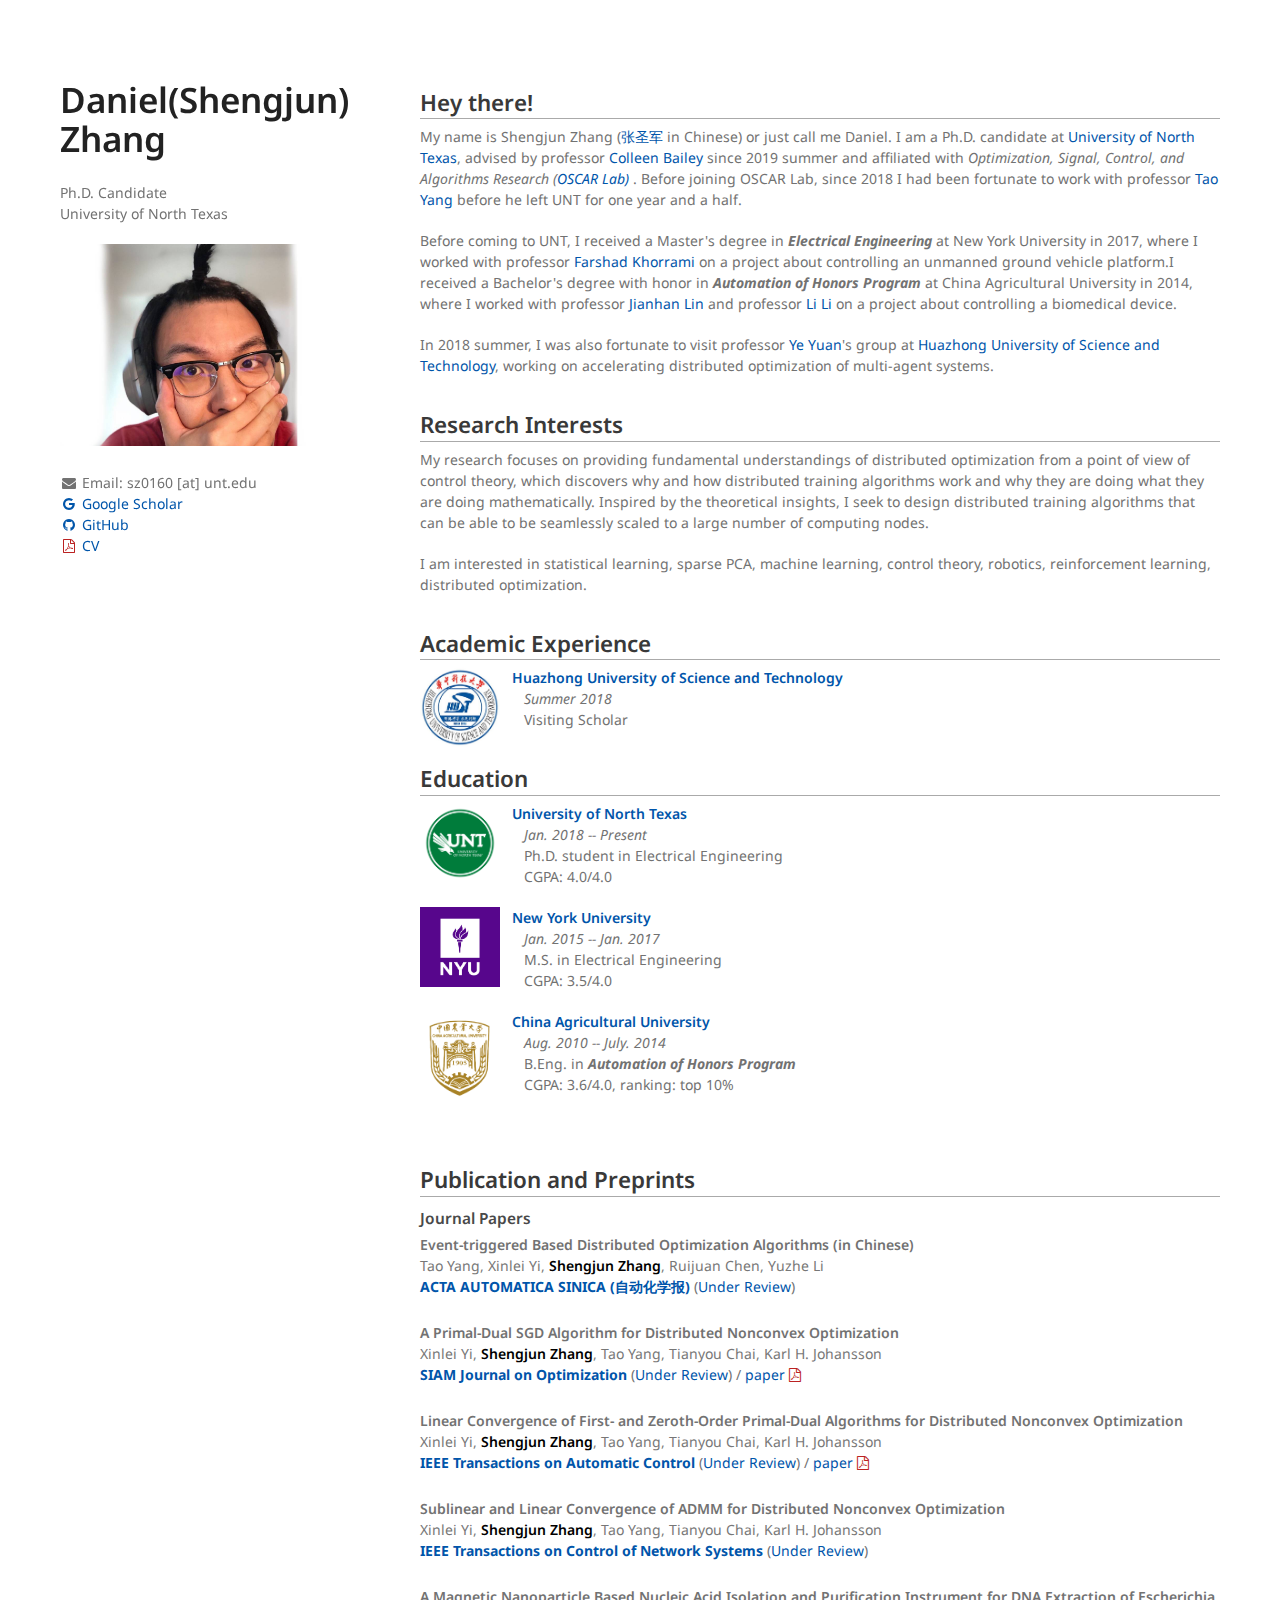
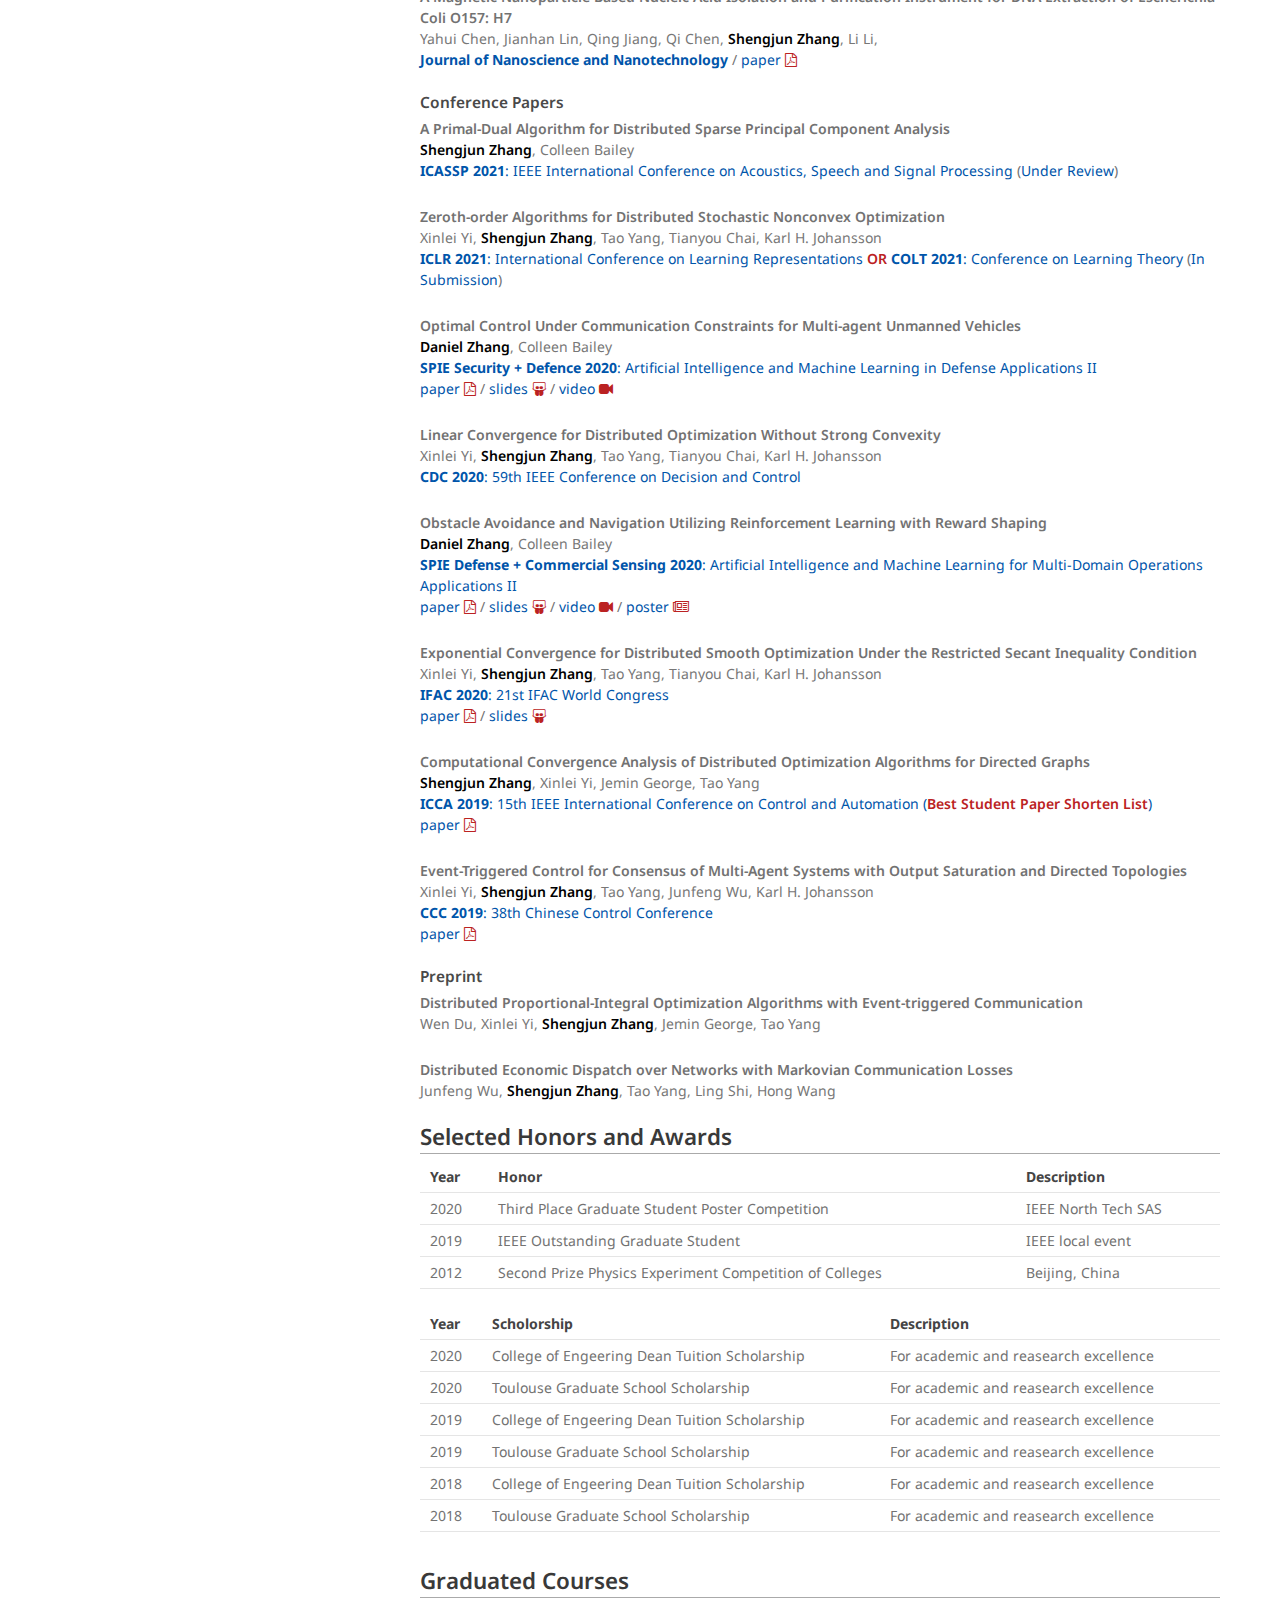
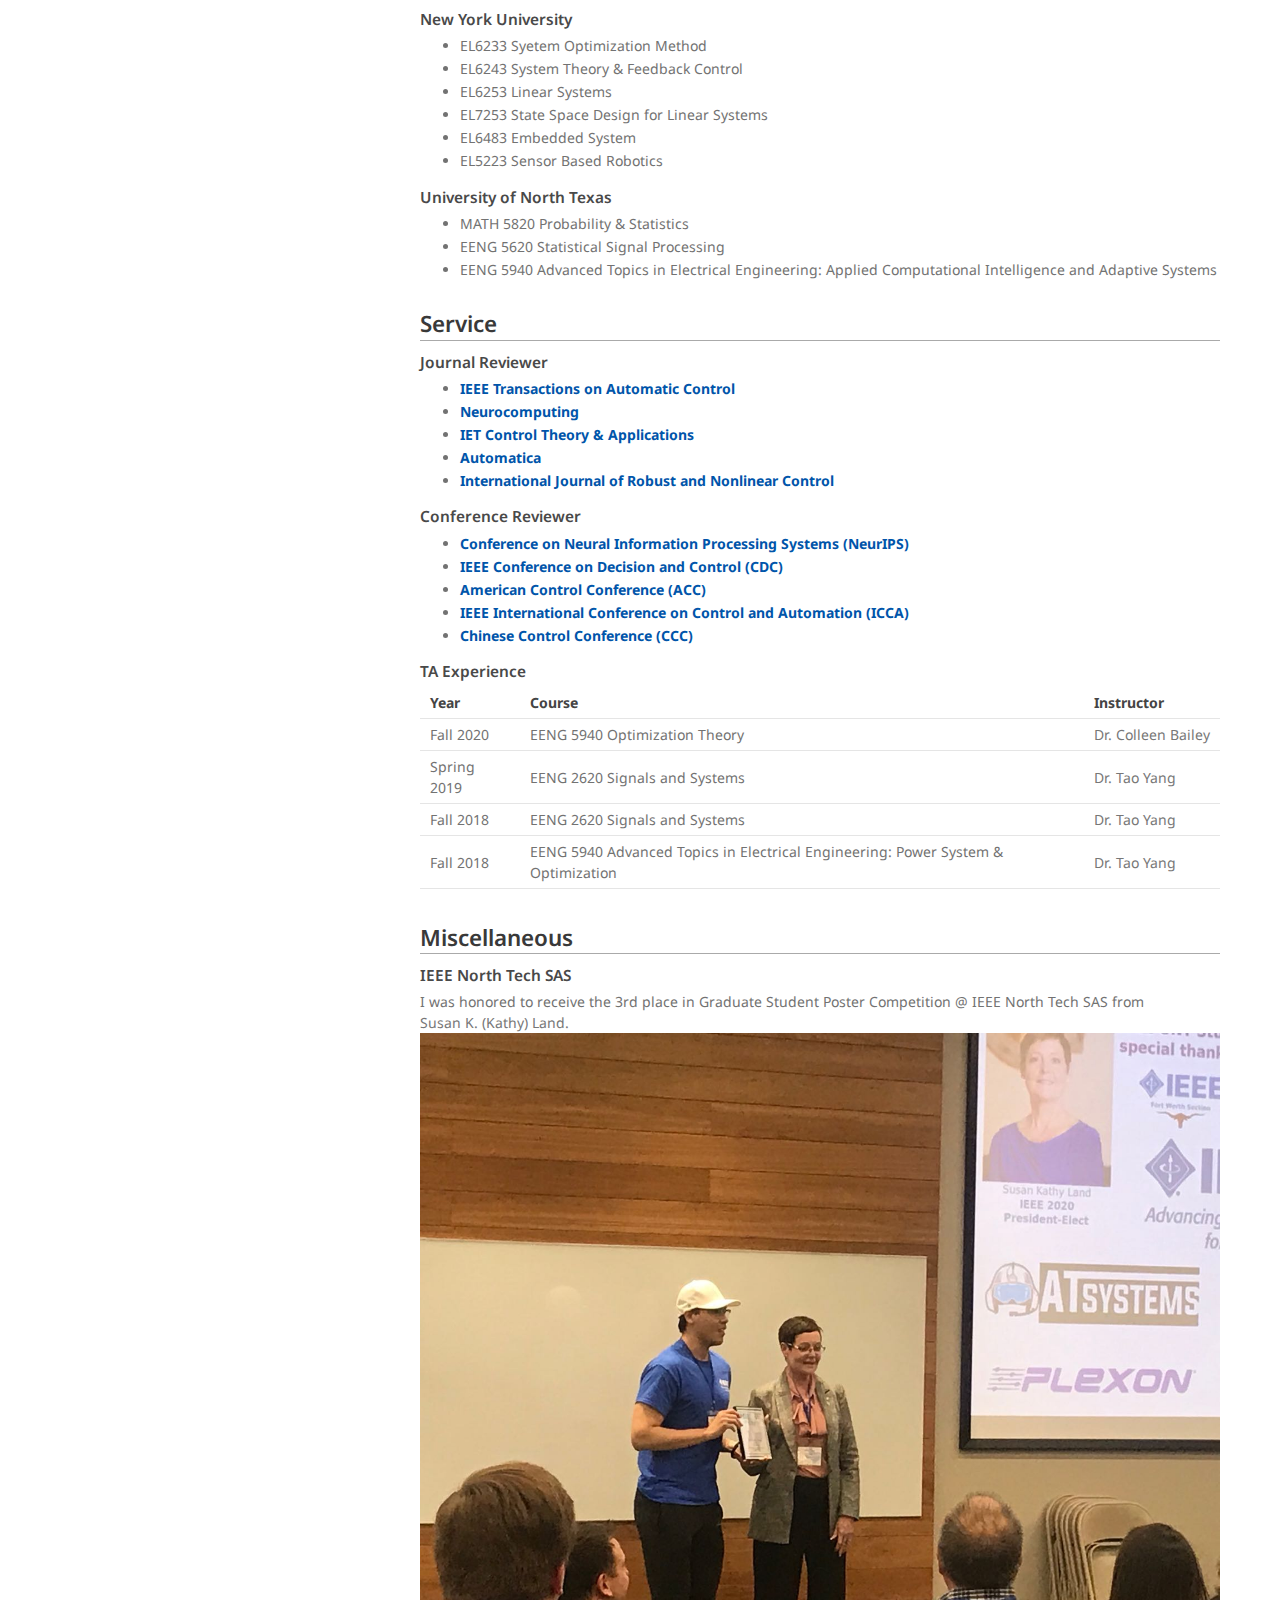
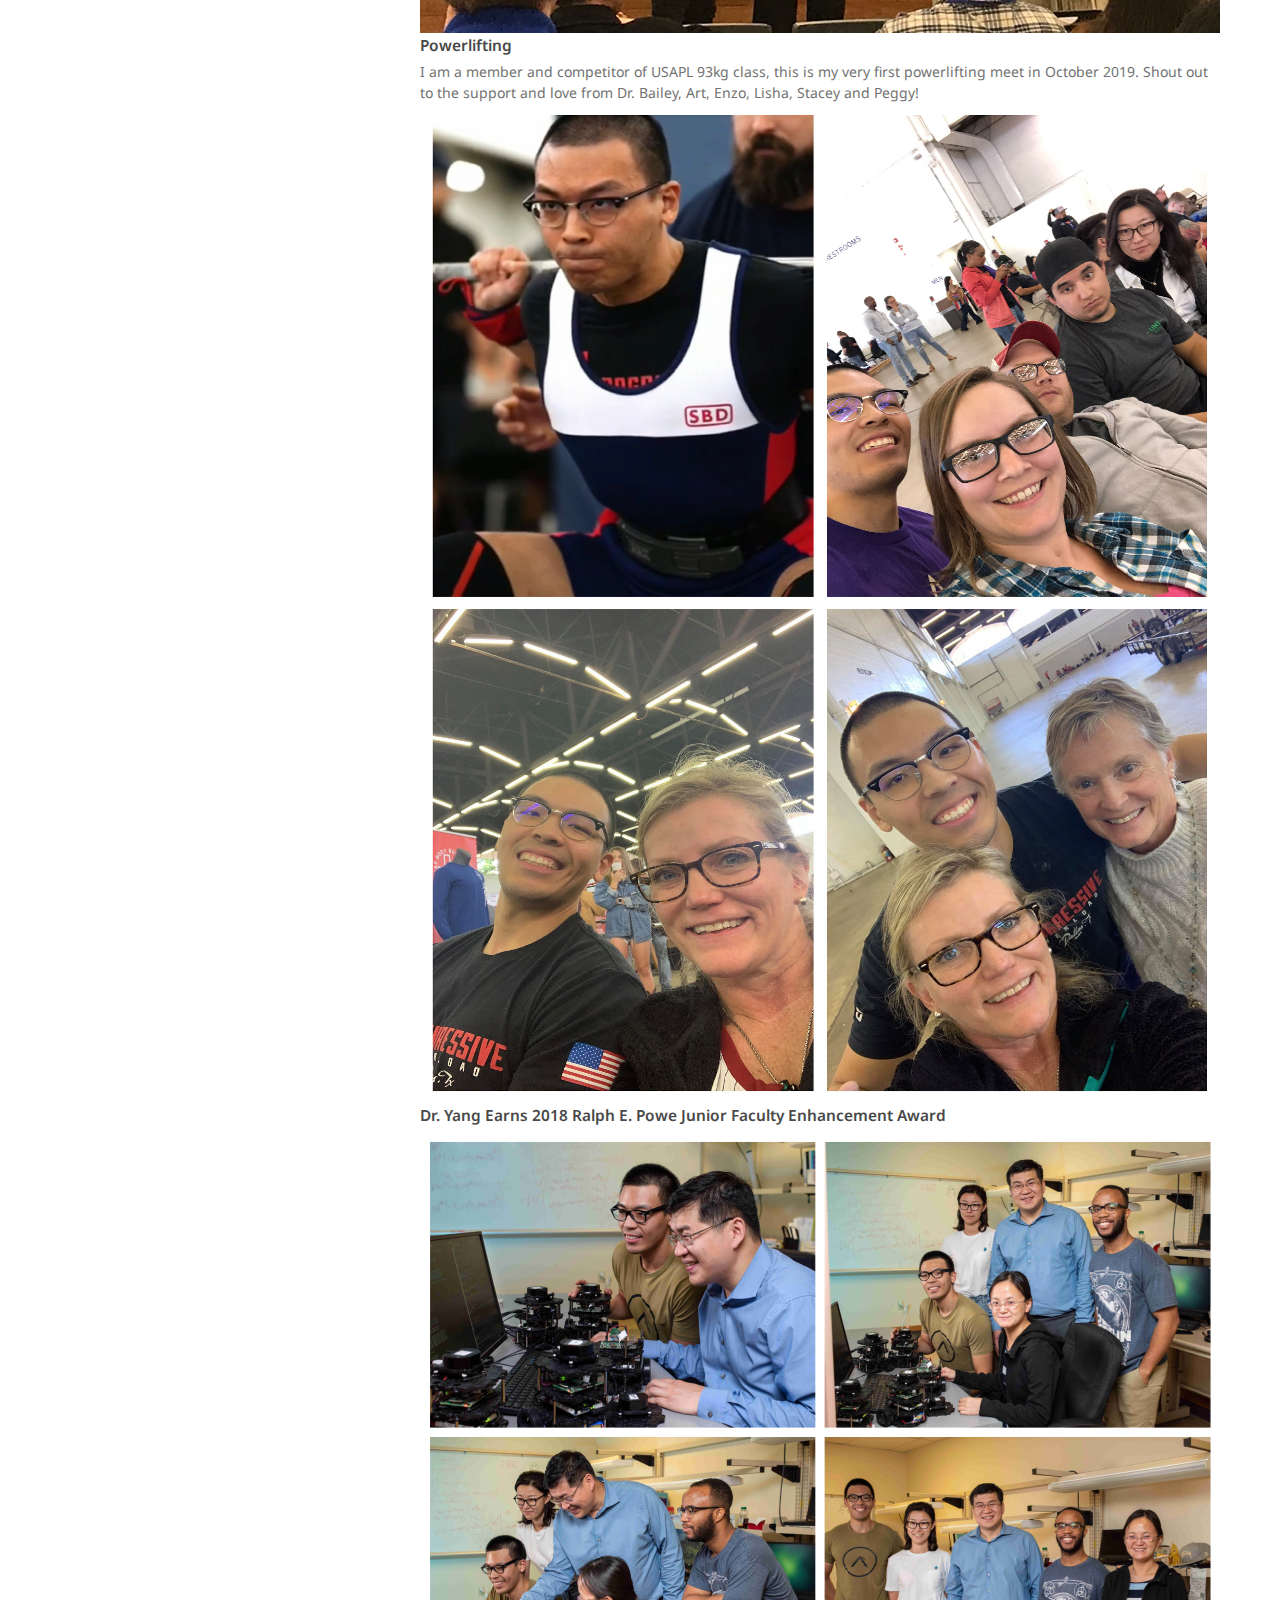
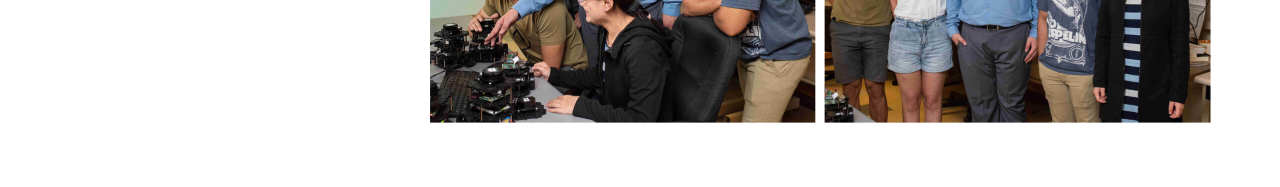
<file: index.html>
<!DOCTYPE html>
<html><head><meta http-equiv="Content-Type" content="text/html; charset=UTF-8">
    <!-- <link rel="shortcut icon" type="image/x-ico" href="./Daniel&#39;s Homepage_files/icon.ico"> -->
    <link rel="shortcut icon" type="image/x-ico" href="icon.ico">
    <meta http-equiv="X-UA-Compatible" content="chrome=1">
    <title>Daniel's Homepage</title>
    <!-- <link href="./Daniel&#39;s Homepage_files/font-awesome.min.css" rel="stylesheet"> -->
    <link rel="stylesheet" href="//maxcdn.bootstrapcdn.com/font-awesome/4.3.0/css/font-awesome.min.css">
    <link href="./Daniel&#39;s Homepage_files/css" rel="stylesheet">
    <link rel="stylesheet" href="./Daniel&#39;s Homepage_files/styles_new.css">
    <link rel="stylesheet" href="./Daniel&#39;s Homepage_files/special.css">
    <link rel="stylesheet" href="./Daniel&#39;s Homepage_files/pygment_trac.css">
    <!-- <link rel="stylesheet" href="stylesheets/bootstrap.min.css"> -->
    <meta name="viewport" content="width=device-width">
    <!--[if lt IE 9]>
    <script src="//html5shiv.googlecode.com/svn/trunk/html5.js"></script>
    <![endif]-->
  </head>
  <body data-gr-c-s-loaded="true">
    <div class="wrapper">
      <header>
        <h1>Daniel(Shengjun) Zhang</h1>
        <p>Ph.D. Candidate<br>University of North Texas</p>
        <img src="./Daniel&#39;s Homepage_files/daniel_2.jpg" alt="profile">
        <br><br>
       <!--  <i class="fa fa-fw fa-map-marker"></i> Frisco, TX 75035<br> -->
        <i class="fa fa-fw fa-envelope"></i> Email: sz0160 [at] unt.edu<br>
        <a href="https://scholar.google.com/citations?user=qEsSMZkAAAAJ&hl=en/"><i class="fa fa-fw fa-google"></i> Google Scholar</a><br>
        <a href="https://github.com/ShengjunZhang"><i class="fa fa-fw fa-github"></i> GitHub</a><br>
        <p><a href="./Daniel&#39;s Homepage_files/pdf/cv.pdf"><span class="highlight"><i class="fa fa-fw fa-file-pdf-o"></i></span> CV</a></p><br>

      </header>
      <section>
        <h2>Hey there!</h2>
        <p>My name is Shengjun Zhang (<a href="https://chinese.yabla.com/chinese-pinyin-chart.php">张圣军</a> in Chinese) or just call me Daniel. I am a Ph.D. candidate at <a href="https://www.unt.edu/">University of North Texas</a>, advised by professor <a href="https://electrical.engineering.unt.edu/people/colleen-bailey">Colleen Bailey</a> since 2019 summer and affiliated with <i>Optimization, Signal, Control, and Algorithms Research (<a href="https://electrical.engineering.unt.edu/research/labs">OSCAR Lab)</a> </i>. Before joining OSCAR Lab, since 2018 I had been fortunate to work with professor <a href="https://tyang1188.github.io/">Tao Yang</a> before he left UNT for one year and a half.</p>

        <p>Before coming to UNT, I received a Master's degree in <i><b>Electrical Engineering</b></i> at New York University in 2017, where I worked with professor <a href="https://engineering.nyu.edu/faculty/farshad-khorrami">Farshad Khorrami</a> on a project about controlling an unmanned ground vehicle platform.I received a Bachelor's degree with honor in <i><b>Automation of Honors Program</b></i> at China Agricultural University in 2014, where I worked with professor <a href="http://faculty.cau.edu.cn/xxdqxy/ljh_en_6333/list.htm">Jianhan Lin</a> and professor <a href="http://faculty.cau.edu.cn/xxdqxy/ll_7519/list.htm">Li Li</a> on a project about controlling a biomedical device.</p>

         <p>In 2018 summer, I was also fortunate to visit professor <a href="https://yy311.github.io/bio.html">Ye Yuan</a>'s group at <a href="http://aia.hust.edu.cn/">Huazhong University of Science and Technology</a>, working on accelerating distributed optimization of multi-agent systems.</p>

        <h2>Research Interests</h2>
        <p> My research focuses on providing fundamental understandings of distributed optimization from a point of view of control theory, which discovers why and how distributed training algorithms work and why they are doing what they are doing mathematically. Inspired by the theoretical insights, I seek to design distributed training algorithms that can be able to be seamlessly scaled to a large number of computing nodes.</p>

        <p>I am interested in statistical learning, sparse PCA, machine learning, control theory, robotics, reinforcement learning, distributed optimization.</p> 
        <!-- <p>The long-term goal of my research is to develop and analyze efficient training algorithms that easily lend themselves to distributed implementations and are robust to system variability (such as unpredictable node slowdown and communication delays).</p> -->


        <h2>Academic Experience</h2>
        <div class="media">
            <span class="pull-left"><img src="./Daniel&#39;s Homepage_files/hust.png" width="80px" height="80px"></span>
            <div class="media-body">
                <p><strong>&nbsp;&nbsp; <a href="http://aia.hust.edu.cn/">Huazhong University of Science and Technology</a></strong>
                  <br>&nbsp;&nbsp;&nbsp;&nbsp;&nbsp; <i>Summer 2018</i>
                  <br>&nbsp;&nbsp;&nbsp;&nbsp;&nbsp; Visiting Scholar
                </p>
            </div>  
        </div>
       <!-- <ul>
        <li>[May 19] Awarded Qualcomm Innovation Fellowship!</li>
        <li>[May 19] Start my internship at Facebook AI Research, working with Michael Rabbat and Nicolas Ballas.</li>
        <li>[April 19] Present our research proposal at Qualcomm Innovation Fellowship Finalists' Day.</li>
        <li>[April 19] Present <a href="https://arxiv.org/abs/1810.08313">AdaComm</a> at SysML 2019.</li>
        <li>[Jan 19] One paper has been accpeted to SysML 2019!</li>
        <li>[Nov 18] Invited talk (cooperative SGD) at CMU distributed optimization reading group.</li>
        <li>[Oct 18] One paper has been accpeted to Systems for ML workshop at NeurIPS 2018.</li>
        </ul> -->

<!--         <h2>Industrial Experiences</h2>
        <div class="media">
            <div class="media-body">
                <span class="pull-left"><img src="./Daniel&#39;s Homepage_files/google.png" width="85px" height="85px"></span>
                <p><strong>&nbsp;&nbsp; Google Research</strong>
                  <br>&nbsp;&nbsp;&nbsp;&nbsp;&nbsp; Research Intern, <i>Summer 2020</i>
                  <br>&nbsp;&nbsp;&nbsp;&nbsp;&nbsp; Mentor(s): Zachary Garrett, Zheng Xu
                  <br>&nbsp;&nbsp;&nbsp;&nbsp;&nbsp; Project: Federated Learning</p>
            </div>  
        </div>
        <div class="media">
            <div class="media-body">
                <span class="pull-left"><img src="./Daniel&#39;s Homepage_files/fb.png" width="85px" height="85px"></span>
                <p><strong>&nbsp;&nbsp; Facebook AI Research</strong>
                  <br>&nbsp;&nbsp;&nbsp;&nbsp;&nbsp; Research Intern, <i>Summer 2019</i>
                  <br>&nbsp;&nbsp;&nbsp;&nbsp;&nbsp; Mentor(s): Michael Rabbat, Nicolas Ballas
                  <br>&nbsp;&nbsp;&nbsp;&nbsp;&nbsp; Project: Communication-efficient Distributed Deep Learning</p>
            </div>  
        </div> -->
<!--         <div class="media">
            <div class="media-body">
                <p><strong>Carnegine Mellon University</strong>, Fall 2017 -- Present
                  <br>Research Assistant
                  <br>Project: System-aware and Data-aware Distributed Machine Learning</p>
            </div>  
        </div> -->

        <h2>Education</h2>
        <div class="media">
            <span class="pull-left"><img src="./Daniel&#39;s Homepage_files/unt.png" width="80px" height="80px"></span>
            <div class="media-body">
                <p><strong>&nbsp;&nbsp; <a href="https://www.unt.edu/">University of North Texas</a></strong>
                  <br>&nbsp;&nbsp;&nbsp;&nbsp;&nbsp; <i>Jan. 2018 -- Present</i>
                  <br>&nbsp;&nbsp;&nbsp;&nbsp;&nbsp; Ph.D. student in Electrical Engineering
                  <br>&nbsp;&nbsp;&nbsp;&nbsp;&nbsp; CGPA: 4.0/4.0</p>
            </div>  
        </div>
        <div class="media">
            <span class="pull-left"><img src="./Daniel&#39;s Homepage_files/nyu.png" width="80px" height="80px"></span>
            <div class="media-body">
                <p><strong>&nbsp;&nbsp; <a href="https://www.nyu.edu/">New York University</a></strong>
                  <br>&nbsp;&nbsp;&nbsp;&nbsp;&nbsp; <i>Jan. 2015 -- Jan. 2017</i>
                  <br>&nbsp;&nbsp;&nbsp;&nbsp;&nbsp; M.S. in Electrical Engineering
                  <br>&nbsp;&nbsp;&nbsp;&nbsp;&nbsp; CGPA: 3.5/4.0</p>
            </div>  
        </div>
        <div class="media">
            <span class="pull-left"><img src="./Daniel&#39;s Homepage_files/cau.png" width="80px" height="90px"></span>
            <div class="media-body">
                <p><strong>&nbsp;&nbsp;  <a href="https://www.cau.edu.cn/">China Agricultural University</a></strong>
                  <br>&nbsp;&nbsp;&nbsp;&nbsp;&nbsp; <i>Aug. 2010 -- July. 2014</i>
                  <br>&nbsp;&nbsp;&nbsp;&nbsp;&nbsp; B.Eng. in <i><b>Automation of Honors Program</b></i> 
                  <br>&nbsp;&nbsp;&nbsp;&nbsp;&nbsp; CGPA: 3.6/4.0, ranking: top 10%</p>
            </div>  
        </div>

        <br>
        <h2>Publication and Preprints</h2>
        <!-- <h3>2020 + Preprints</h3> -->
         <h3>Journal Papers</h3>

         <section class="pub">
          <div class="title">Event-triggered Based Distributed Optimization Algorithms (in Chinese)</div>
          <div class="authors">
            <span class="author"><a href="https://tyang1188.github.io/">Tao Yang</a></span>,
            <span class="author"><a href="https://www.kth.se/profile/xinleiy">Xinlei Yi</a></span>,
            <span class="me">Shengjun Zhang</span>,
            <span class="author">Ruijuan Chen</span>,
            <span class="author">Yuzhe Li</span>
          </div>
          <div>
              <span class="tag"><a href="http://www.aas.net.cn/"><b>ACTA AUTOMATICA SINICA (自动化学报)</b></a></span> (<span class="tag">Under Review</span>)
          </div>
        </section>

         <section class="pub">
          <div class="title">A Primal-Dual SGD Algorithm for Distributed Nonconvex Optimization</div>
          <div class="authors">
            <span class="author"><a href="https://www.kth.se/profile/xinleiy">Xinlei Yi</a></span>,
            <span class="me">Shengjun Zhang</span>,
            <span class="author"><a href="https://tyang1188.github.io/">Tao Yang</a></span>,
            <span class="author"><a href="http://ieeecss.org/contact/tianyou-chai">Tianyou Chai</a></span>,
            <span class="author"><a href="https://people.kth.se/~kallej/index.html">Karl H. Johansson</a></span>
          </div>
          <div>
              <span class="tag"><a href="https://www.siam.org/publications/journals/siam-journal-on-optimization-siopt"><b>SIAM Journal on Optimization</b></a></span> (<span class="tag">Under Review</span>) /
              <span class="tag"><a href="https://arxiv.org/pdf/2006.03474.pdf">paper <span class="highlight"><i class="fa fa-file-pdf-o"></i></span></a></span>
          </div>
        </section>

        <section class="pub">
          <div class="title">Linear Convergence of First- and Zeroth-Order Primal-Dual Algorithms for Distributed Nonconvex Optimization</div>
          <div class="authors">
            <span class="author"><a href="https://www.kth.se/profile/xinleiy">Xinlei Yi</a></span>,
            <span class="me">Shengjun Zhang</span>,
            <span class="author"><a href="https://tyang1188.github.io/">Tao Yang</a></span>,
            <span class="author"><a href="http://ieeecss.org/contact/tianyou-chai">Tianyou Chai</a></span>,
            <span class="author"><a href="https://people.kth.se/~kallej/index.html">Karl H. Johansson</a></span>
          </div>
          <div>
              <span class="tag"><a href="http://ieeecss.org/publication/transactions-automatic-control"><b>IEEE Transactions on Automatic Control</b></a></span> (<span class="tag">Under Review</span>) /
              <span class="tag"><a href="https://arxiv.org/pdf/1912.12110.pdf">paper <span class="highlight"><i class="fa fa-file-pdf-o"></i></span></a></span>
          </div>
        </section>

         <section class="pub">
          <div class="title">Sublinear and Linear Convergence of ADMM for Distributed Nonconvex Optimization</div>
          <div class="authors">
            <span class="author"><a href="https://www.kth.se/profile/xinleiy">Xinlei Yi</a></span>,
            <span class="me">Shengjun Zhang</span>,
            <span class="author"><a href="https://tyang1188.github.io/">Tao Yang</a></span>,
            <span class="author"><a href="http://ieeecss.org/contact/tianyou-chai">Tianyou Chai</a></span>,
            <span class="author"><a href="https://people.kth.se/~kallej/index.html">Karl H. Johansson</a></span>
          </div>
          <div>
              <span class="tag"><a href="http://ieeecss.org/publication/transactions-control-network-systems"><b>IEEE Transactions on Control of Network Systems</b></a></span> (<span class="tag">Under Review</span>)
          </div>
        </section>

        <section class="pub">
          <div class="title">A Magnetic Nanoparticle Based Nucleic Acid Isolation and Purification Instrument for DNA Extraction of Escherichia Coli O157: H7</div>
          <div class="authors">
            <span class="author">Yahui Chen</span>, 
            <span class="author"><a href="http://faculty.cau.edu.cn/xxdqxy/ljh_en_6333/list.htm">Jianhan Lin</a></span>,
            <span class="author">Qing Jiang</span>,
            <span class="author">Qi Chen</span>,
            <span class="me">Shengjun Zhang</span>,
            <span class="author"><a href="http://faculty.cau.edu.cn/xxdqxy/ll_7519/list.htm">Li Li</a></span>,
          </div>
          <div>
              <div>
              <span class="tag"><a href="http://www.aspbs.com/jnn/"><b> Journal of Nanoscience and Nanotechnology</b></a></span> / <a href="https://pubmed.ncbi.nlm.nih.gov/27455632/">paper <span class="highlight"><i class="fa fa-file-pdf-o"></i></span></a>
          </div>
          </div>
        </section>

         <h3>Conference Papers</h3>


         <section class="pub">
          <div class="title">A Primal-Dual Algorithm for Distributed Sparse Principal Component Analysis</div>
          <div class="authors">
            <span class="me">Shengjun Zhang</span>,
            <span class="author"><a href="https://electrical.engineering.unt.edu/people/colleen-bailey">Colleen Bailey</a></span>
          </div>
          <div>
              <span class="tag"><a href="https://2021.ieeeicassp.org/"><b>ICASSP 2021</b></a>: IEEE International Conference on Acoustics, Speech and Signal Processing</span> (<span class="tag">Under Review</span>)
          </div>
        </section>


          <section class="pub">
          <div class="title">Zeroth-order Algorithms for Distributed Stochastic Nonconvex Optimization</div>
          <div class="authors">
            <span class="author"><a href="https://www.kth.se/profile/xinleiy">Xinlei Yi</a></span>,
            <span class="me">Shengjun Zhang</span>,
            <span class="author"><a href="https://tyang1188.github.io/">Tao Yang</a></span>,
            <span class="author"><a href="http://ieeecss.org/contact/tianyou-chai">Tianyou Chai</a></span>,
            <span class="author"><a href="https://people.kth.se/~kallej/index.html">Karl H. Johansson</a></span>
          </div>
          <div>
              <span class="tag"><a href="https://iclr.cc/"><b>ICLR 2021</b></a>: International Conference on Learning Representations</span> <span class="highlight">OR</span> <span class="tag"><a href="https://infocom2020.ieee-infocom.org/"><b>COLT 2021</b></a>: Conference on Learning Theory</span> (<span class="tag">In Submission</span>)
          </div>
        </section>


          <section class="pub">
          <div class="title">Optimal Control Under Communication Constraints for Multi-agent Unmanned Vehicles</div>
          <div class="authors">
            <span class="me">Daniel Zhang</span>,
            <span class="author"><a href="https://electrical.engineering.unt.edu/people/colleen-bailey">Colleen Bailey</a></span>
          </div>
          <div>
              <span class="tag"><a href="https://spie.org/conferences-and-exhibitions/security-and-defence/conferences?SSO=1"><b>SPIE Security + Defence 2020</b></a>: Artificial Intelligence and Machine Learning in Defense Applications II</span>
          </div>
          <div>
              <!-- <span class="tag">In submission</span> / -->
              <span class="tag"><a href="https://www.spiedigitallibrary.org/conference-proceedings-of-spie/11543/115430J/Optimal-control-under-communication-constraints-for-multi-agent-unmanned-vehicles/10.1117/12.2574176.short?webSyncID=6367d68a-b9a2-e176-2965-2b93b48295e5&sessionGUID=9cdc690e-c581-9a42-65c6-94966e7aca39&_ga=2.182848292.360018343.1600731117-1279883197.1576890414&SSO=1">paper <span class="highlight"><i class="fa fa-file-pdf-o"></i></span></a></span> /
               <span class="tag"><a href="https://www.spiedigitallibrary.org/conference-proceedings-of-spie/11543/115430J/Optimal-control-under-communication-constraints-for-multi-agent-unmanned-vehicles/10.1117/12.2574176.short?webSyncID=6367d68a-b9a2-e176-2965-2b93b48295e5&sessionGUID=9cdc690e-c581-9a42-65c6-94966e7aca39&_ga=2.182848292.360018343.1600731117-1279883197.1576890414&SSO=1">slides <span class="highlight"><i class="fa fa-slideshare"></i></span></a></span> /
              <span class="tag"><a href="https://www.spiedigitallibrary.org/conference-proceedings-of-spie/11543/115430J/Optimal-control-under-communication-constraints-for-multi-agent-unmanned-vehicles/10.1117/12.2574176.short?webSyncID=6367d68a-b9a2-e176-2965-2b93b48295e5&sessionGUID=9cdc690e-c581-9a42-65c6-94966e7aca39&_ga=2.182848292.360018343.1600731117-1279883197.1576890414&SSO=1">video <span class="highlight"><i class="fa fa-video-camera"></i></span></a></span>
          </div>
        </section>

          <section class="pub">
          <div class="title">Linear Convergence for Distributed Optimization Without Strong Convexity</div>
          <div class="authors">
            <span class="author"><a href="https://www.kth.se/profile/xinleiy">Xinlei Yi</a></span>,
            <span class="me">Shengjun Zhang</span>,
            <span class="author"><a href="https://tyang1188.github.io/">Tao Yang</a></span>,
            <span class="author"><a href="http://ieeecss.org/contact/tianyou-chai">Tianyou Chai</a></span>,
            <span class="author"><a href="https://people.kth.se/~kallej/index.html">Karl H. Johansson</a></span>
          </div>
          <div>
              <span class="tag"><a href="https://cdc2020.ieeecss.org/"><b>CDC 2020</b></a>: 59th IEEE Conference on Decision and Control</span>
          </div>
        </section>

           <section class="pub">
          <div class="title">Obstacle Avoidance and Navigation Utilizing Reinforcement Learning with Reward Shaping</div>
          <div class="authors">
            <span class="me">Daniel Zhang</span>,
            <span class="author"><a href="https://electrical.engineering.unt.edu/people/colleen-bailey">Colleen Bailey</a></span>
          </div>
          <div>
              <span class="tag"><a href="https://spie.org/conferences-and-exhibitions/security-and-defence/conferences?SSO=1"><b>SPIE Defense + Commercial Sensing 2020</b></a>: Artificial Intelligence and Machine Learning for Multi-Domain Operations Applications II</span>
          </div>
          <div>
              <!-- <span class="tag">In submission</span> / -->
              <span class="tag"><a href="https://www.spiedigitallibrary.org/conference-proceedings-of-spie/11413/114131H/Obstacle-avoidance-and-navigation-utilizing-reinforcement-learning-with-reward-shaping/10.1117/12.2558212.short?webSyncID=6367d68a-b9a2-e176-2965-2b93b48295e5&sessionGUID=43574834-8207-53cc-b7bb-a3eac02180b8&spMailingID=5289642&spUserID=MjEzMjE4NTU5NTAyS0&spJobID=1001356455&spReportId=MTAwMTM1NjQ1NQS2&_ga=2.34095138.2082083240.1588096997-1279883197.1576890414&SSO=1">paper <span class="highlight"><i class="fa fa-file-pdf-o"></i></span></a></span> /
               <span class="tag"><a href="https://www.spiedigitallibrary.org/conference-proceedings-of-spie/11413/114131H/Obstacle-avoidance-and-navigation-utilizing-reinforcement-learning-with-reward-shaping/10.1117/12.2558212.short?webSyncID=6367d68a-b9a2-e176-2965-2b93b48295e5&sessionGUID=43574834-8207-53cc-b7bb-a3eac02180b8&spMailingID=5289642&spUserID=MjEzMjE4NTU5NTAyS0&spJobID=1001356455&spReportId=MTAwMTM1NjQ1NQS2&_ga=2.34095138.2082083240.1588096997-1279883197.1576890414&SSO=1">slides <span class="highlight"><i class="fa fa-slideshare"></i></span></a></span> /
              <span class="tag"><a href="https://www.spiedigitallibrary.org/conference-proceedings-of-spie/11413/114131H/Obstacle-avoidance-and-navigation-utilizing-reinforcement-learning-with-reward-shaping/10.1117/12.2558212.short?webSyncID=6367d68a-b9a2-e176-2965-2b93b48295e5&sessionGUID=43574834-8207-53cc-b7bb-a3eac02180b8&spMailingID=5289642&spUserID=MjEzMjE4NTU5NTAyS0&spJobID=1001356455&spReportId=MTAwMTM1NjQ1NQS2&_ga=2.34095138.2082083240.1588096997-1279883197.1576890414&SSO=1">video <span class="highlight"><i class="fa fa-video-camera"></i></span></a></span> /
              <span class="tag"><a href="./Daniel&#39;s Homepage_files/pdf/spie_poster_rl.pdf">poster <span class="highlight"><i class="fa fa-newspaper-o"></i></span></a></span> 
          </div>
          </section>

          <section class="pub">
          <div class="title">Exponential Convergence for Distributed Smooth Optimization Under the Restricted Secant Inequality Condition</div>
          <div class="authors">
            <span class="author"><a href="https://www.kth.se/profile/xinleiy">Xinlei Yi</a></span>,
            <span class="me">Shengjun Zhang</span>,
            <span class="author"><a href="https://tyang1188.github.io/">Tao Yang</a></span>,
            <span class="author"><a href="http://ieeecss.org/contact/tianyou-chai">Tianyou Chai</a></span>,
            <span class="author"><a href="https://people.kth.se/~kallej/index.html">Karl H. Johansson</a></span>
          </div>
          <div>
              <span class="tag"><a href="https://www.ifac2020.org/"><b>IFAC 2020</b></a>: 21st IFAC World Congress</span>
          </div>
           <div>
              <span class="tag"><a href="https://arxiv.org/pdf/1909.03282.pdf">paper <span class="highlight"><i class="fa fa-file-pdf-o"></i></span></a></span> /
              <span class="tag"><a href="./Daniel&#39;s Homepage_files/pdf/ifac_2020_Slides.pdf">slides <span class="highlight"><i class="fa fa-slideshare"></i></span></a></span> 
          </div>
        </section>
          
        <section class="pub">
          <div class="title">Computational Convergence Analysis of Distributed Optimization Algorithms for Directed Graphs</div>
          <div class="authors">
            <span class="me">Shengjun Zhang</span>,
            <span class="author"><a href="https://www.kth.se/profile/xinleiy">Xinlei Yi</a></span>,
            <span class="author"><a href="http://sonic.northwestern.edu/people/senior-research-staff/jemin-george/">Jemin George</a></span>,
            <span class="author"><a href="https://tyang1188.github.io/">Tao Yang</a></span>
          </div>
          <div>
              <span class="tag"><a href="http://www.ieee-icca.org/"><b>ICCA 2019</b></a>: 15th IEEE International Conference on Control and Automation (<span class="highlight">Best Student Paper Shorten List</span>)</span>
          </div>
           <div>
              <span class="tag"><a href="https://ieeexplore.ieee.org/document/8899565">paper <span class="highlight"><i class="fa fa-file-pdf-o"></i></span></a></span>
          </div>
        </section>

        <section class="pub">
          <div class="title">Event-Triggered Control for Consensus of Multi-Agent Systems with Output Saturation and Directed Topologies</div>
          <div class="authors">
            <span class="author"><a href="https://www.kth.se/profile/xinleiy">Xinlei Yi</a></span>,
            <span class="me">Shengjun Zhang</span>,
            <span class="author"><a href="https://tyang1188.github.io/">Tao Yang</a></span>,
            <span class="author"><a href="https://people.kth.se/~junfengw/index.html">Junfeng Wu</a></span>,
            <span class="author"><a href="https://people.kth.se/~kallej/index.html">Karl H. Johansson</a></span>
          </div>
          <div>
              <span class="tag"><a href="http://www.ccc2019.cn/en/index.html"><b>CCC 2019</b></a>: 38th Chinese Control Conference</span>
          </div>
           <div>
              <!-- <span class="tag">In submission</span> / -->
              <span class="tag"><a href="https://ieeexplore.ieee.org/document/8865399">paper <span class="highlight"><i class="fa fa-file-pdf-o"></i></span></a></span>
          </div>
        </section>

      <h3>Preprint</h3>

       <section class="pub">
          <div class="title">Distributed Proportional-Integral Optimization Algorithms with Event-triggered Communication</div>
          <div class="authors">
            <span class="author">Wen Du</span>,
            <span class="author"><a href="https://www.kth.se/profile/xinleiy">Xinlei Yi</a></span>,
            <span class="me">Shengjun Zhang</span>,
            <span class="author"><a href="http://sonic.northwestern.edu/people/senior-research-staff/jemin-george/">Jemin George</a></span>,
            <span class="author"><a href="https://tyang1188.github.io/">Tao Yang</a></span>
          </div>
        </section>

         <section class="pub">
          <div class="title">Distributed Economic Dispatch over Networks with Markovian Communication Losses</div>
          <div class="authors">
            <span class="author"><a href="https://people.kth.se/~junfengw/index.html">Junfeng Wu</a></span>,
            <span class="me">Shengjun Zhang</span>,
            <span class="author"><a href="https://tyang1188.github.io/">Tao Yang</a></span>,
            <span class="author"><a href="https://www.ece.ust.hk/eesling">Ling Shi</a></span>,
            <span class="author"><a href="https://www.ornl.gov/staff-profile/hong-wang-0">Hong Wang</a></span>
          </div>
        </section>

        <br>
        
        <h2>Selected Honors and Awards</h2>
        <table>
          <tbody>
        <tr>
            <th>Year</th>
        <th>Honor</th>
        <th>Description</th>
          </tr>
        <tr>

        <td>2020</td>
        <td>Third Place Graduate Student Poster Competition</td>
        <td>IEEE North Tech SAS</td>
          </tr>
          <tr>

          <td>2019</td>
        <td>IEEE Outstanding Graduate Student</td>
        <td>IEEE local event</td>
          </tr>
          <tr>
  
            <td>2012</td>
        <td>Second Prize Physics Experiment Competition of Colleges</td>
        <td>Beijing, China</td>
          </tr>
          <tr>
        </tbody>
        </table>

        <table>
          <tbody>
        <tr>
            <th>Year</th>
        <th>Scholorship</th>
        <th>Description</th>
          </tr>
       <tr>
            <td>2020</td>
        <td>College of Engeering Dean Tuition Scholarship</td>
        <td>For academic and reasearch excellence</td>
          </tr>
          <tr>
            <td>2020</td>
        <td>Toulouse Graduate School Scholarship</td>
        <td>For academic and reasearch excellence</td>
          </tr>        
          <tr>
            <td>2019</td>
        <td>College of Engeering Dean Tuition Scholarship</td>
        <td>For academic and reasearch excellence</td>
          </tr>
          <tr>
            <td>2019</td>
        <td>Toulouse Graduate School Scholarship</td>
        <td>For academic and reasearch excellence</td>
          </tr>
              
        <tr>
        <td>2018</td>
        <td>College of Engeering Dean Tuition Scholarship</td>
        <td>For academic and reasearch excellence</td>
        </tr>
        <tr>
        <td>2018</td>
        <td>Toulouse Graduate School Scholarship</td>
        <td>For academic and reasearch excellence</td>
        </tr>
        </tbody>
        </table>

        <h2>Graduated Courses</h2>

        <h3>New York University</h3>
        <ul>
          <li>EL6233 Syetem Optimization Method</li>
          <li>EL6243 System Theory &amp; Feedback Control</li>
          <li>EL6253 Linear Systems</li>
          <li>EL7253 State Space Design for Linear Systems</li>
          <li>EL6483 Embedded System</li>
          <li>EL5223 Sensor Based Robotics</li>
        </ul>

        <h3>University of North Texas</h3>
        <ul>
          <li>MATH 5820 Probability &amp; Statistics</li>
          <li>EENG 5620 Statistical Signal Processing</li>
          <li>EENG 5940 Advanced Topics in Electrical Engineering: Applied Computational Intelligence and Adaptive Systems</li>
        </ul>

        <h2>Service</h2>

        <h3>Journal Reviewer</h3>
        <ul>
          <li><span class="tag"><a href="http://ieeecss.org/publication/transactions-automatic-control"><b>IEEE Transactions on Automatic Control</b></a></span></li>
          <li><span class="tag"><a href="https://www.journals.elsevier.com/neurocomputing"><b>Neurocomputing</b></a></span></li>
          <li><span class="tag"><a href="https://digital-library.theiet.org/content/journals/iet-cta"><b>IET Control Theory &amp; Applications</b></a></span></li>
          <li><span class="tag"><a href="https://www.journals.elsevier.com/automatica"><b>Automatica</b></a></span></li>
          <li><span class="tag"><a href="https://onlinelibrary.wiley.com/journal/10991239"><b>International Journal of Robust and Nonlinear Control</b></a></span></li>
        </ul>

        <h3>Conference Reviewer</h3>
        <ul>
          <li><span class="tag"><a href="https://nips.cc/"><b>Conference on Neural Information Processing Systems (NeurIPS)</b></a></span></li>
          <li><span class="tag"><a href="https://cdc2020.ieeecss.org/"><b>IEEE Conference on Decision and Control (CDC)</b></a></span></li>
          <li><span class="tag"><a href="http://acc2020.a2c2.org/"><b>American Control Conference (ACC)</b></a></span></li>
          <li><span class="tag"><a href="http://www.ieee-icca.org/"><b>IEEE International Conference on Control and Automation (ICCA)</b></a></span></li>
          <li><span class="tag"><a href="http://www.ccc2019.cn/en/index.html"><b>Chinese Control Conference (CCC)</b></a></span></li>
        </ul>
        <h3>TA Experience</h3>
        <table>
          <tbody>
        <tr>
            <th>Year</th>
        <th>Course</th>
        <th>Instructor</th>
          </tr>
              
        <tr>
        <td>Fall 2020</td>
        <td>EENG 5940 Optimization Theory</td>
        <td><div class="authors"><span class="author"><a href="https://electrical.engineering.unt.edu/people/colleen-bailey">Dr. Colleen Bailey</a></span></div>
        </td>
          </tr>
          <tr>
              
        <td>Spring 2019</td>
        <td>EENG 2620 Signals and Systems</td>
        <td><div class="authors"><span class="author"><a href="https://tyang1188.github.io/">Dr. Tao Yang</a></span></div>
        </td>
          </tr>
          <tr>

          <td>Fall 2018</td>
        <td>EENG 2620 Signals and Systems</td>
        <td><div class="authors"><span class="author"><a href="https://tyang1188.github.io/">Dr. Tao Yang</a></span></div>
        </td>
          </tr>
          <tr>
  
            <td>Fall 2018</td>
        <td>EENG 5940 Advanced Topics in Electrical Engineering: Power System &amp; Optimization</td>
        <td><div class="authors"><span class="author"><a href="https://tyang1188.github.io/">Dr. Tao Yang</a></span></div>
        </td>
          </tr>
          <tr>
        </tbody>
        </table>

        <h2>Miscellaneous</h2>

        <h3>IEEE North Tech SAS</h3>
        I was honored to receive the 3rd place in Graduate Student Poster Competition @ IEEE North Tech SAS from <div class="authors"><span class="author"><a href="https://spectrum.ieee.org/the-institute/ieee-news/susan-k-kathy-land-is-2020-ieee-presidentelect">Susan K. (Kathy) Land.</a></span></div>

        <div class="media">
            <span class="pull-left"><img src="./Daniel&#39;s Homepage_files/poster_com.jpg" width="800px" height="600px"></span>
        </div>

        <h3>Powerlifting</h3>
        I am a member and competitor of USAPL 93kg class, this is my very first powerlifting meet in October 2019. Shout out to the support and love from Dr. Bailey, Art, Enzo, Lisha, Stacey and Peggy! 

        <div class="media">
            <span class="pull-left"><img src="./Daniel&#39;s Homepage_files/meet.jpeg" width="800px" height="1000px"></span>
        </div>

        <h3>Dr. Yang Earns 2018 Ralph E. Powe Junior Faculty Enhancement Award</h3>
        <div class="media">
            <span class="pull-left"><img src="./Daniel&#39;s Homepage_files/Powe.jpeg" width="800px" height="600px"></span>
        </div>
      </section>
      
      <footer>
        <script type='text/javascript' id='clustrmaps' src='//cdn.clustrmaps.com/map_v2.js?cl=080808&w=a&t=n&d=oVhD8eUeXhwCxC7sOmHznjeCNyc6rHVkJHu3jgVUpYo&co=ffffff&cmo=3acc3a&cmn=ff5353&ct=808080'></script>
      </footer>
    </div>
    <script src="./Daniel&#39;s Homepage_files/scale.fix.js"></script>

</body></html>
</file>
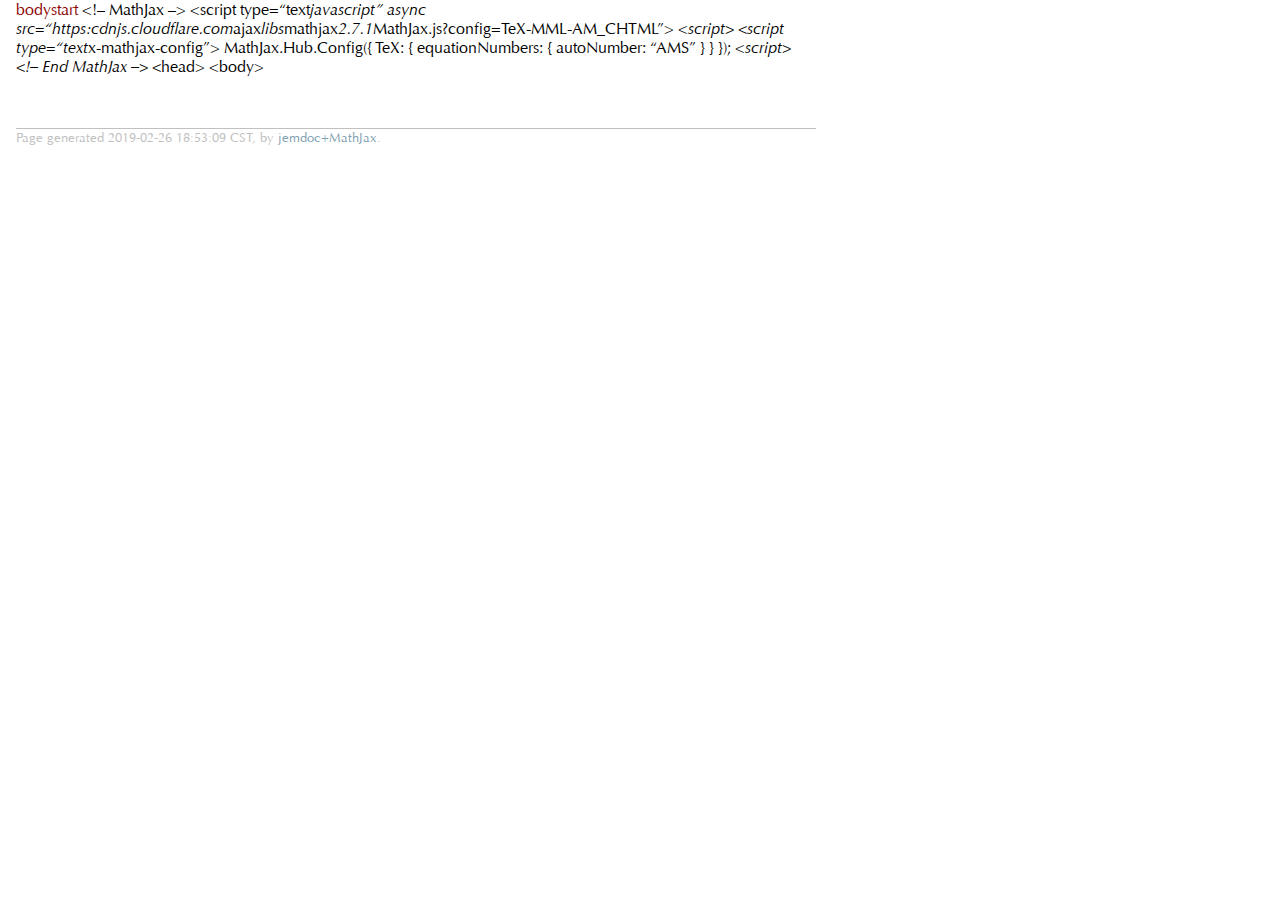
<file: mysite.conf.html>
<!DOCTYPE html PUBLIC "-//W3C//DTD XHTML 1.1//EN"
  "http://www.w3.org/TR/xhtml11/DTD/xhtml11.dtd">
<html xmlns="http://www.w3.org/1999/xhtml" xml:lang="en">
<head>
<link rel="icon" type="image/png" href="icon.png">
<meta name="generator" content="jemdoc, see http://jemdoc.jaboc.net/" />
<meta http-equiv="Content-Type" content="text/html;charset=utf-8" />
<link rel="stylesheet" href="jemdoc.css" type="text/css" />
<title></title>
</head>
<body>
<div id="layout-content">
<p><a href="bodystart" target=&ldquo;blank&rdquo;>bodystart</a>
&lt;!&ndash; MathJax &ndash;&gt;
&lt;script type=&ldquo;text<i>javascript&rdquo; async src=&ldquo;https:</i><i>cdnjs.cloudflare.com</i>ajax<i>libs</i>mathjax<i>2.7.1</i>MathJax.js?config=TeX-MML-AM_CHTML&rdquo;&gt;
&lt;<i>script&gt;
&lt;script type=&ldquo;text</i>x-mathjax-config&rdquo;&gt;
MathJax.Hub.Config({
TeX: { equationNumbers: { autoNumber: &ldquo;AMS&rdquo; } }
});
&lt;<i>script&gt;
&lt;!&ndash; End MathJax &ndash;&gt;
&lt;</i>head&gt;
&lt;body&gt;</p>
<div id="footer">
<div id="footer-text">
Page generated 2019-02-26 18:53:09 CST, by <a href="https://github.com/wsshin/jemdoc_mathjax" target="blank">jemdoc+MathJax</a>.
</div>
</div>
</div>
</body>
</html>
</file>
<file: jemdoc.css>
/* Default css file for jemdoc. */

table#tlayout {
    border: none;
    border-collapse: separate;
    background: white;
}

@font-face {
	font-family: Optima;
	src: url("fonts/Optima-Regular.ttf") format('truetype');
}
@font-face {
	font-family: Optima;
	src: url('fonts/Optima-Bold.ttf') format('truetype');
	font-weight: bold;
}
@font-face {
	font-family: Optima;
	src: url('fonts/Optima-Italic.ttf') format('truetype');
	font-style: italic;
}
@font-face {
	font-family: Optima;
	src: url('fonts/Optima-BoldItalic.ttf') format('truetype');
	font-weight: bold;
	font-style: italic;
}

body {
	background: white;
	font-family: Optima, sans-serif;
	padding-bottom: 8px;
	margin: 0;
}

#layout-menu {
	/*background: #f6f6f6;*/
	background: #D6E6B5;
	border: 1px solid #dddddd;
	padding-top: 0.5em;
	padding-left: 8px;
	padding-right: 8px;
	font-size: 1.1em;
	width: auto;
	white-space: nowrap;
	text-align: left;
	vertical-align: top;
}

#layout-menu td {
	background: #f4f4f4;
	vertical-align: top;
}

#layout-content {
		padding-top: 0.0em;
		padding-left: 1.0em;
		padding-right: 1.0em;
		border: none;
		background: white;
		text-align: left;
		vertical-align: top;
		min-width: 800px;
		max-width: 800px;
		width: 	   800px;
}

#layout-menu a {
	line-height: 1.5em;
	margin-left: 0.5em;
}

tt {
	background: #ffffee;
	/*background: #ffcc33;*/
}

pre, tt {
	font-size: 90%;
	font-family: monaco, monospace;
}

a, a > tt {
	color: #8b0000;
	/*color: #f1b000；*/
	text-decoration: none;
}

a:hover {
	  border-bottom: 1px gray dotted;
  }

#layout-menu a.current:link, #layout-menu a.current:visited {
color: #022b6d;
	   border-bottom: 1px gray solid;
}
#layout-menu a:link, #layout-menu a:visited, #layout-menu a:hover {
color: #107010;
	   text-decoration: none;
}
#layout-menu a:hover {
	text-decoration: none;
}

div.menu-category {
	font-size: 115%;
	border-bottom: 1px solid gray;
	margin-top: 0.8em;
	padding-top: 0.2em;
	padding-bottom: 0.1em;
	font-weight: bold;
}

div.menu-item {
	padding-left: 16px;
	text-indent: -16px;
}

div#toptitle {
	padding-bottom: 0.2em;
	margin-bottom: 1.5em;
	border-bottom: 3px double gray;
}

/* Reduce space if we begin the page with a title. */
div#toptitle + h2, div#toptitle + h3 {
	margin-top: -0.7em;
}

div#subtitle {
	margin-top: 0.0em;
	margin-bottom: 0.0em;
	padding-top: 0em;
	padding-bottom: 0.1em;
}

em {
	font-style: italic;
}

strong {
	font-weight: bold;
}


h1, h2, h3 {
color: #107010;
	   margin-top: 0.7em;
	   margin-bottom: 0.3em;
	   padding-bottom: 0.2em;
	   line-height: 1.0;
	   padding-top: 0.5em;
	   border-bottom: 1px solid #aaaaaa;
}

h1 {
	font-size: 165%;
}

h2 {
	padding-top: 0.8em;
	font-size: 125%;
}

h2 + h3 {
	padding-top: 0.2em;
}

h3 {
	font-size: 110%;
	border-bottom: none;
}

p {
	margin-top: 0.0em;
	margin-bottom: 0.8em;
	padding: 0;
	ine-height: 1.3;
}

pre {
padding: 0;
margin: 0;
}

div#footer {
	font-size: small;
	border-top: 1px solid #c0c0c0;
	padding-top: 0.1em;
	margin-top: 4.0em;
color: #c0c0c0;
}

div#footer a {
color: #80a0b0;
}

div#footer-text {
float: left;
	   padding-bottom: 8px;
}

ul, ol, dl {
	margin-top: 0.2em;
	padding-top: 0;
	margin-bottom: 0.8em;
}

dt {
	margin-top: 0.5em;
	margin-bottom: 0;
}

dl {
	margin-left: 20px;
}

dd {
color: #222222;
}

dd > *:first-child {
	margin-top: 0;
}

ul {
	list-style-position: outside;
	list-style-type: square;
}

p + ul, p + ol {
	margin-top: -0.5em;
}

li ul, li ol {
	margin-top: -0.3em;
}

ol {
	list-style-position: outside;
	list-style-type: decimal;
}

li p, dd p {
	margin-bottom: 0.3em;
}


ol ol {
	list-style-type: lower-alpha;
}

ol ol ol {
	list-style-type: lower-roman;
}

p + div.codeblock {
	margin-top: -0.6em;
}

div.codeblock, div.infoblock {
	margin-right: 0%;
	margin-top: 1.2em;
	margin-bottom: 1.3em;
}

div.blocktitle {
	font-weight: bold;
	color: #107010;
	   margin-top: 1.2em;
	   margin-bottom: 0.1em;
}

div.blockcontent {
border: 1px solid silver;
padding: 0.3em 0.5em;
}

div.infoblock > div.blockcontent {
background: #ffffee;
}

div.blockcontent p + ul, div.blockcontent p + ol {
	margin-top: 0.4em;
}

div.infoblock p {
	margin-bottom: 0em;
}

div.infoblock li p, div.infoblock dd p {
	margin-bottom: 0.5em;
}

div.infoblock p + p {
	margin-top: 0.8em;
}

div.codeblock > div.blockcontent {
background: #f6f6f6;
}

span.pycommand {
color: #000070;
}

span.statement {
color: #008800;
}
span.builtin {
color: #000088;
}
span.special {
color: #990000;
}
span.operator {
color: #880000;
}
span.error {
color: #aa0000;
}
span.comment, span.comment > *, span.string, span.string > * {
color: #606060;
}

@media print {
#layout-menu { display: none; }
}

#fwtitle {
margin: 2px;
}

#fwtitle #toptitle {
	padding-left: 0.5em;
	margin-bottom: 0.5em;
}

#layout-content h1:first-child, #layout-content h2:first-child, #layout-content h3:first-child {
	margin-top: -0.7em;
}

div#toptitle h1, #layout-content div#toptitle h1 {
	margin-bottom: 0.0em;
	padding-bottom: 0.1em;
	padding-top: 0;
	margin-top: 0.5em;
	border-bottom: none;
}

img.eq {
padding: 0;
		 padding-left: 0.1em;
		 padding-right: 0.1em;
margin: 0;
}

img.eqwl {
	padding-left: 2em;
	padding-top: 0.6em;
	padding-bottom: 0.2em;
margin: 0;
}

table {
border: 2px solid black;
		border-collapse: collapse;
}

td {
padding: 2px;
		 padding-left: 0.5em;
		 padding-right: 0.5em;
		 text-align: center;
border: 1px solid gray;
}

table + table {
	margin-top: 1em;
}

tr.heading {
	font-weight: bold;
	border-bottom: 2px solid black;
}

img {
border: none;
}

table.imgtable, table.imgtable td {
border: none;
		text-align: left;
}
</file>
